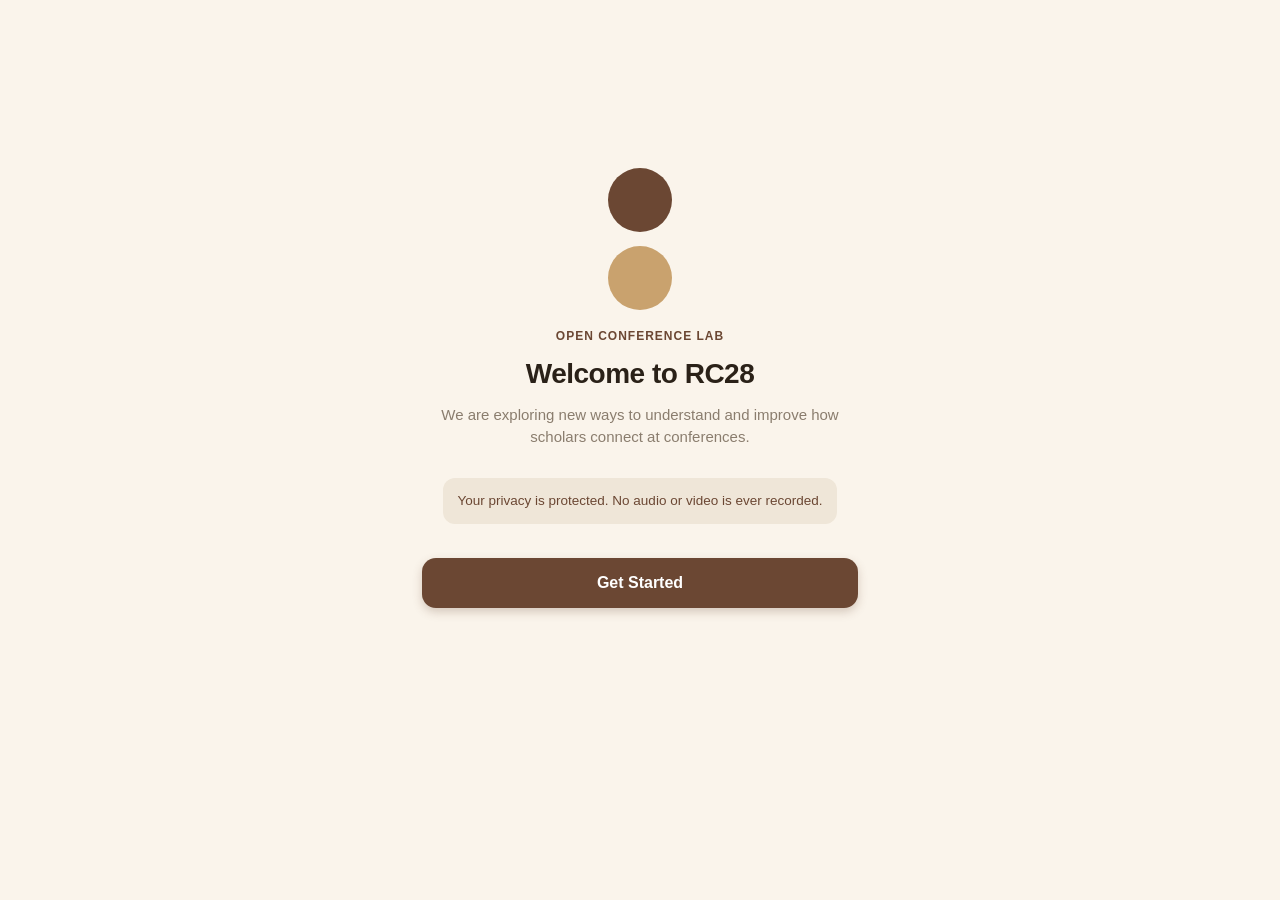
<file: index.html>
<!DOCTYPE html>
<html lang="en">
<head>
  <meta charset="UTF-8" />
  <meta name="viewport" content="width=device-width, initial-scale=1, maximum-scale=1, viewport-fit=cover" />
  <title>OpenRC28</title>
  <meta name="apple-mobile-web-app-capable" content="yes" />
  <meta name="apple-mobile-web-app-status-bar-style" content="default" />
  <meta name="apple-mobile-web-app-title" content="OpenRC28" />
  <meta name="theme-color" content="#faf4eb" />
  <link rel="apple-touch-icon" href="apple-touch-icon.png" />
  <link rel="manifest" href="manifest.webmanifest" />
  <link rel="stylesheet" href="styles.css" />
</head>
<body>
  <div class="app">

    <!-- ===== Onboarding ===== -->
    <section id="welcome" class="screen active">
      <div class="center">
        <div class="logo"><div class="dot top"></div><div class="dot bot"></div></div>
        <div class="steplabel">Open Conference Lab</div>
        <h1>Welcome to RC28</h1>
        <p class="sub">We are exploring new ways to understand and improve how scholars connect at conferences.</p>
        <div class="note">Your privacy is protected. No audio or video is ever recorded.</div>
        <button class="btn" onclick="go('consent')">Get Started</button>
      </div>
    </section>

    <section id="consent" class="screen">
      <div class="steplabel">Step 1 of 3</div>
      <h1>Informed Consent</h1>
      <p class="sub">Full details are in the consent form provided by the research team.</p>
      <div class="card" id="consent-list"></div>
      <div class="check" id="consent-check" onclick="toggleConsent()">
        <div class="box"></div>
        <div>I have read the above and agree to participate in this study.</div>
      </div>
      <button class="btn" id="consent-next" disabled onclick="go('register')">Continue</button>
      <button class="back" onclick="go('welcome')">&larr; Back</button>
    </section>

    <section id="register" class="screen">
      <div class="steplabel">Step 2 of 3</div>
      <h1>Register</h1>
      <p class="sub">Enter the ID number printed on your badge, then a few details. Used for research only. No name needed.</p>
      <label class="field"><span class="l">Badge ID</span>
        <input id="badge" inputmode="numeric" placeholder="e.g. 12" /></label>
      <label class="field"><span class="l">Gender</span><select id="gender"></select></label>
      <label class="field"><span class="l">Race</span><select id="race"></select></label>
      <label class="field"><span class="l">Hispanic or Latino?</span><select id="hispanic"></select></label>
      <label class="field"><span class="l">Career Stage</span><select id="career"></select></label>
      <button class="btn" onclick="submitRegister()">Finish</button>
      <button class="back" onclick="go('consent')">&larr; Back</button>
    </section>

    <!-- ===== Main tabbed app ===== -->
    <section id="main" class="screen">
      <div id="tab-content"></div>
    </section>
  </div>

  <div id="install-guide" class="modal hidden">
    <div class="sheet">
      <button class="x2" onclick="closeInstallGuide()">×</button>
      <h3 class="ghead">Add OpenRC28 to your Home Screen</h3>
      <p class="gsub">So you can reopen it with one tap, like a normal app.</p>
      <div class="gstep"><div class="gnum">1</div><div>Tap the <b>Share</b> button
        <span class="shareico"><svg viewBox="0 0 24 24" width="16" height="16" fill="none" stroke="currentColor" stroke-width="2" stroke-linecap="round" stroke-linejoin="round"><path d="M12 3v12"/><path d="M8 7l4-4 4 4"/><path d="M5 12v7a2 2 0 0 0 2 2h10a2 2 0 0 0 2-2v-7"/></svg></span>
        — the square with an up-arrow at the <b>bottom of Safari</b>.</div></div>
      <div class="gstep"><div class="gnum">2</div><div>In the menu, scroll down and tap <b>“Add to Home Screen.”</b></div></div>
      <div class="gstep"><div class="gnum">3</div><div>Tap <b>“Add”</b> (top right). The OpenRC28 icon appears on your home screen.</div></div>
      <button class="btn" onclick="closeInstallGuide()">Got it</button>
    </div>
  </div>

  <div id="a2hs" class="a2hs hidden">
    <div id="a2hs-text" style="flex:1"></div>
    <button id="a2hs-act" class="hidden"></button>
    <button class="x" onclick="dismissA2HS()">×</button>
  </div>

  <nav id="tabbar" class="tabbar hidden">
    <button data-tab="program" onclick="setTab('program')"><span class="ti">🗓️</span><span>Program</span></button>
    <button data-tab="match" onclick="setTab('match')"><span class="ti">🤝</span><span>Match</span></button>
    <button data-tab="end" onclick="setTab('end')"><span class="ti">🎁</span><span>End</span></button>
    <button data-tab="more" onclick="setTab('more')"><span class="ti">⋯</span><span>More</span></button>
  </nav>

  <script src="config.js"></script>
  <script src="sessions.js"></script>
  <script src="app.js"></script>
</body>
</html>
</file>
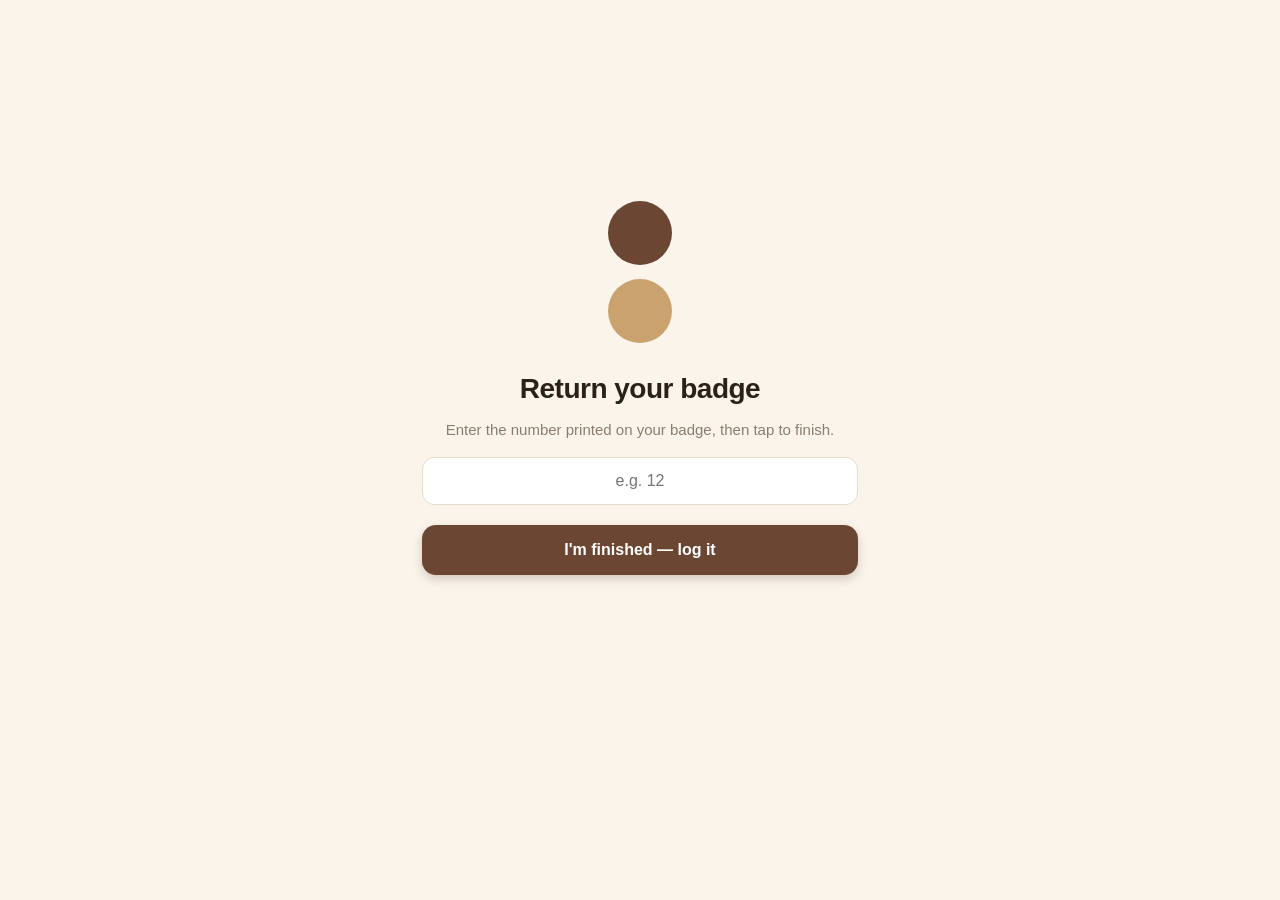
<file: finish.html>
<!DOCTYPE html>
<html lang="en">
<head>
  <meta charset="UTF-8" />
  <meta name="viewport" content="width=device-width, initial-scale=1, maximum-scale=1, viewport-fit=cover" />
  <title>Return Badge · OpenRC28</title>
  <meta name="theme-color" content="#faf4eb" />
  <link rel="stylesheet" href="styles.css" />
</head>
<body>
  <div class="app">
    <section class="screen active">
      <div class="center" id="root"></div>
    </section>
  </div>
  <script src="config.js"></script>
  <script>
    function cloudOn() { return !!CONFIG.SUPABASE_URL && !!CONFIG.SUPABASE_ANON_KEY; }
    async function logFinish(badge) {
      if (!cloudOn()) return true;
      try {
        const res = await fetch(`${CONFIG.SUPABASE_URL}/rest/v1/badge_events`, {
          method: 'POST',
          headers: {
            'Content-Type': 'application/json',
            apikey: CONFIG.SUPABASE_ANON_KEY,
            Authorization: `Bearer ${CONFIG.SUPABASE_ANON_KEY}`,
            Prefer: 'return=minimal',
          },
          body: JSON.stringify([{ badge_id: String(badge), event: 'returned', ts: new Date().toISOString() }]),
        });
        return res.ok;
      } catch (e) { return false; }
    }

    const root = document.getElementById('root');
    let badge = '';
    try { const r = JSON.parse(localStorage.getItem('reg') || '{}'); badge = r.badge || ''; } catch (e) {}

    function confirmView() {
      root.innerHTML = `
        <div class="logo"><div class="dot top"></div><div class="dot bot"></div></div>
        <h1>Returning your badge?</h1>
        <p class="sub">Badge <b>#${badge}</b>. Tap below when you're finished, then hand it back at the desk.</p>
        <button class="btn" id="go">I'm finished — log it</button>`;
      document.getElementById('go').onclick = submit;
    }
    function askView() {
      root.innerHTML = `
        <div class="logo"><div class="dot top"></div><div class="dot bot"></div></div>
        <h1>Return your badge</h1>
        <p class="sub">Enter the number printed on your badge, then tap to finish.</p>
        <input id="b" inputmode="numeric" placeholder="e.g. 12" style="text-align:center" />
        <button class="btn" id="go">I'm finished — log it</button>`;
      document.getElementById('go').onclick = () => { badge = document.getElementById('b').value.trim(); if (!badge) { alert('Please enter your badge number.'); return; } submit(); };
    }
    async function submit() {
      root.innerHTML = `<p class="sub">Saving…</p>`;
      const ok = await logFinish(badge);
      root.innerHTML = `
        <div style="font-size:54px">✅</div>
        <h1>Thank you!</h1>
        <p class="sub">Badge <b>#${badge}</b> is marked finished${cloudOn() && !ok ? ' (saved locally; please tell the desk)' : ''}. Please return it at the registration desk.</p>`;
    }

    if (badge) confirmView(); else askView();
  </script>
</body>
</html>
</file>
<file: styles.css>
:root {
  --brown: #6b4733;
  --caramel: #c9a26e;
  --cream: #faf4eb;
  --navy: #2a2118;
  --gray: #8a7d6e;
  --card: #ffffff;
  --light: #efe6d8;
  --line: #e7dccb;
}
* { box-sizing: border-box; -webkit-tap-highlight-color: transparent; }
html, body { margin: 0; padding: 0; }
body {
  font-family: -apple-system, BlinkMacSystemFont, "Segoe UI", Roboto, Helvetica, Arial, sans-serif;
  background: var(--cream);
  color: var(--navy);
  line-height: 1.45;
}
.app { max-width: 480px; margin: 0 auto; min-height: 100vh; display: flex; flex-direction: column; }
.screen { display: none; padding: 28px 22px 48px; flex: 1; }
.screen.active { display: block; }
.center { display: flex; flex-direction: column; align-items: center; justify-content: center; text-align: center; min-height: 80vh; }

/* logo */
.logo { display: flex; flex-direction: column; align-items: center; gap: 14px; margin-bottom: 18px; }
.logo .dot { width: 64px; height: 64px; border-radius: 50%; }
.logo .dot.top { background: var(--brown); }
.logo .dot.bot { background: var(--caramel); }
.logo.small .dot { width: 30px; height: 30px; }

h1 { font-size: 28px; font-weight: 800; letter-spacing: -0.5px; margin: 8px 0 10px; }
h2 { font-size: 15px; font-weight: 700; margin: 24px 0 10px; text-transform: uppercase; letter-spacing: 0.5px; color: var(--gray); }
p.sub { color: var(--gray); font-size: 15px; margin: 0 0 16px; }
.note { background: var(--light); color: var(--brown); border-radius: 12px; padding: 13px 15px; font-size: 13.5px; margin: 14px 0; }
.steplabel { color: var(--brown); font-weight: 700; font-size: 12px; letter-spacing: 1px; text-transform: uppercase; }

/* cards */
.card { background: var(--card); border-radius: 16px; padding: 16px; box-shadow: 0 2px 12px rgba(80,50,20,.06); margin-bottom: 14px; }
.row { display: flex; gap: 12px; padding: 13px 2px; align-items: flex-start; border-bottom: 1px solid var(--line); }
.row:last-child { border-bottom: none; }
.row .ico { font-size: 20px; width: 26px; text-align: center; }
.row .rlabel { font-weight: 700; font-size: 14px; }
.row .rtext { font-size: 13px; color: var(--gray); }

/* form */
label.field { display: block; margin: 16px 0; }
label.field .l { font-size: 12px; font-weight: 700; text-transform: uppercase; letter-spacing: .5px; margin-bottom: 6px; display: block; }
input, select {
  width: 100%; padding: 14px; font-size: 16px; border: 1px solid var(--line);
  border-radius: 12px; background: var(--card); color: var(--navy); appearance: none;
}
select { background-image: url("data:image/svg+xml;utf8,<svg xmlns='http://www.w3.org/2000/svg' width='14' height='14' viewBox='0 0 24 24' fill='none' stroke='%238a7d6e' stroke-width='3'><path d='M6 9l6 6 6-6'/></svg>"); background-repeat: no-repeat; background-position: right 14px center; }

/* buttons */
button { font-family: inherit; cursor: pointer; }
.btn { width: 100%; padding: 16px; font-size: 16px; font-weight: 700; border: none; border-radius: 14px;
  background: var(--brown); color: #fff; margin-top: 20px; box-shadow: 0 4px 10px rgba(107,71,51,.25); }
.btn:disabled { opacity: .4; }
.btn.secondary { background: transparent; color: var(--gray); box-shadow: none; }
.btn.outline { background: transparent; color: var(--brown); border: 1.5px solid var(--brown); box-shadow: none; }
.back { color: var(--gray); font-size: 15px; text-align: center; margin-top: 18px; background: none; border: none; width: 100%; }

/* checkbox row */
.check { display: flex; align-items: center; gap: 12px; margin: 18px 0; font-size: 14px; }
.check .box { width: 24px; height: 24px; border-radius: 6px; border: 2px solid var(--gray); display: flex; align-items: center; justify-content: center; flex: 0 0 auto; font-size: 16px; color: #fff; }
.check.on .box { background: var(--brown); border-color: var(--brown); }

/* topic accordion */
.acc-head { display: flex; justify-content: space-between; align-items: center; padding: 14px 4px; font-weight: 700; cursor: pointer; border-bottom: 1px solid var(--line); }
.chip-pill { background: var(--brown); color: #fff; border-radius: 10px; padding: 1px 8px; font-size: 12px; font-weight: 700; }
.topic { display: flex; justify-content: space-between; align-items: center; padding: 11px 8px; font-size: 15px; border-bottom: 1px solid var(--line); }
.topic.sel { color: var(--brown); font-weight: 700; }
.topic .mark { color: var(--brown); }

/* match cards */
.match { background: var(--card); border-radius: 16px; padding: 16px; box-shadow: 0 2px 12px rgba(80,50,20,.06); margin-bottom: 14px; }
.match .head { display: flex; align-items: center; gap: 12px; margin-bottom: 12px; }
.avatar { width: 46px; height: 46px; border-radius: 50%; background: var(--light); color: var(--brown); font-weight: 800; display: flex; align-items: center; justify-content: center; font-size: 18px; }
.match .name { font-weight: 800; font-size: 16px; }
.match .affil { color: var(--gray); font-size: 13px; }
.tags { display: flex; flex-wrap: wrap; gap: 7px; margin-bottom: 12px; }
.tag { background: var(--light); color: var(--brown); border-radius: 10px; padding: 5px 10px; font-size: 12.5px; font-weight: 600; }
.email { margin-top: 10px; font-size: 14px; color: var(--navy); background: var(--light); padding: 10px 12px; border-radius: 10px; }

.hidden { display: none !important; }

/* tab content needs room above the fixed tab bar */
#main { padding-bottom: 90px; }

/* bottom tab bar */
.tabbar {
  position: fixed; left: 50%; transform: translateX(-50%); bottom: 0;
  width: 100%; max-width: 480px; display: flex; background: var(--card);
  border-top: 1px solid var(--line); padding: 8px 0 max(8px, env(safe-area-inset-bottom));
  z-index: 10;
}
.tabbar button {
  flex: 1; background: none; border: none; display: flex; flex-direction: column;
  align-items: center; gap: 3px; color: var(--gray); font-size: 11px; font-weight: 600; padding: 4px 0;
}
.tabbar button .ti { font-size: 20px; }
.tabbar button.on { color: var(--brown); }

/* program nudge card */
.nudge { position: relative; background: var(--brown); color: #fff; border-radius: 18px; padding: 20px; margin-bottom: 18px; }
.nudge-x { position: absolute; top: 8px; right: 10px; background: none; border: none; color: rgba(255,255,255,.75); font-size: 22px; line-height: 1; padding: 6px 8px; }
.nudge-title { font-size: 19px; font-weight: 800; margin-bottom: 6px; padding-right: 24px; }
.nudge-text { font-size: 14.5px; color: rgba(255,255,255,.92); line-height: 1.5; }

/* placeholders */
.placeholder { display: flex; flex-direction: column; align-items: center; gap: 12px; padding: 36px 10px; text-align: center; color: var(--gray); font-size: 40px; }
.placeholder div { font-size: 14px; }

/* schedule */
.sched { padding: 4px 14px; }
.sitem { display: flex; gap: 12px; padding: 12px 0; border-bottom: 1px solid var(--line); align-items: flex-start; }
.sitem:last-child { border-bottom: none; }
.stime { width: 88px; flex: 0 0 auto; font-size: 12.5px; font-weight: 700; color: var(--brown); }
.stitle { font-size: 14.5px; font-weight: 600; }
.sloc { font-size: 12.5px; color: var(--gray); margin-top: 2px; }
.k-break .stitle, .k-info .stitle { font-weight: 500; color: var(--gray); }
.k-keynote .stitle { color: var(--brown); }
.k-reception .stitle { color: #9c6b2e; }

/* search */
.search { margin: 4px 0 14px; }

/* clickable session rows inside the schedule */
.srow { display: flex; align-items: center; gap: 10px; padding: 10px 0; border-bottom: 1px solid var(--line); cursor: pointer; }
.srow:last-child { border-bottom: none; }
.sid { flex: 0 0 auto; width: 34px; height: 34px; border-radius: 9px; background: var(--light); color: var(--brown); font-weight: 800; font-size: 12.5px; display: flex; align-items: center; justify-content: center; }
.srow .stitle { font-size: 14px; font-weight: 600; }
.chev { color: var(--gray); font-size: 20px; flex: 0 0 auto; }

/* collapsible day header */
.day-head { display: flex; align-items: center; justify-content: space-between; padding: 14px 16px; background: var(--card);
  border-radius: 14px; margin: 12px 0 8px; font-weight: 800; font-size: 15px; cursor: pointer; box-shadow: 0 2px 10px rgba(80,50,20,.05); }
.day-head .chev { font-size: 13px; color: var(--brown); }

/* session detail */
.sd-id { font-size: 12px; font-weight: 800; letter-spacing: 1.5px; color: var(--caramel); text-transform: uppercase; }
.meta-pills { display: flex; flex-wrap: wrap; gap: 7px; margin: 2px 0 18px; }
.pill { background: var(--light); color: var(--brown); border-radius: 999px; padding: 5px 12px; font-size: 12px; font-weight: 700; }
.paper { background: var(--card); border-radius: 14px; padding: 15px 16px; margin-bottom: 12px;
  box-shadow: 0 2px 10px rgba(80,50,20,.05); border-left: 3px solid var(--caramel); }
.ptitle { font-size: 15.5px; font-weight: 700; color: var(--navy); line-height: 1.4; }
.pauth { font-size: 12.5px; color: var(--brown); margin-top: 7px; line-height: 1.45; }

/* More menu list */
.menu { padding: 4px 14px; }
.mrow { display: flex; align-items: center; gap: 12px; padding: 15px 2px; border-bottom: 1px solid var(--line); cursor: pointer; }
.mrow:last-child { border-bottom: none; }
.mrow .ico { font-size: 18px; }
.mrow .ml { flex: 1; font-size: 15px; font-weight: 600; }

/* inline share icon (shows users exactly what to look for) */
.shareico { display: inline-flex; align-items: center; justify-content: center; vertical-align: -4px;
  width: 24px; height: 24px; border-radius: 6px; background: rgba(255,255,255,.18); color: #fff; }

/* install guide modal (bottom sheet) */
.modal { position: fixed; inset: 0; background: rgba(20,15,10,.5); z-index: 50; display: flex; align-items: flex-end; justify-content: center; }
.sheet { background: var(--card); color: var(--navy); width: 100%; max-width: 480px; border-radius: 20px 20px 0 0;
  padding: 24px 22px max(24px, env(safe-area-inset-bottom)); position: relative; }
.x2 { position: absolute; top: 14px; right: 16px; background: none; border: none; font-size: 24px; color: var(--gray); }
.ghead { font-size: 18px; font-weight: 800; margin: 0 0 4px; color: var(--navy); }
.gsub { font-size: 14px; color: var(--gray); margin: 0 0 18px; }
.gstep { display: flex; gap: 12px; align-items: flex-start; margin-bottom: 16px; font-size: 14.5px; line-height: 1.5; }
.gstep .shareico { background: var(--light); color: var(--brown); vertical-align: -6px; }
.gnum { flex: 0 0 auto; width: 26px; height: 26px; border-radius: 50%; background: var(--brown); color: #fff; font-weight: 800; font-size: 13px; display: flex; align-items: center; justify-content: center; }

/* add-to-home-screen banner */
.a2hs { position: fixed; left: 50%; transform: translateX(-50%); bottom: 78px; width: calc(100% - 28px); max-width: 452px;
  background: var(--navy); color: #fff; border-radius: 14px; padding: 12px 14px; display: flex; gap: 10px; align-items: center;
  box-shadow: 0 6px 20px rgba(0,0,0,.25); z-index: 20; font-size: 13.5px; }
.a2hs button { background: var(--caramel); color: var(--navy); border: none; border-radius: 9px; padding: 8px 12px; font-weight: 700; }
.a2hs .x { background: none; color: rgba(255,255,255,.7); font-size: 18px; padding: 0 4px; }
</file>
